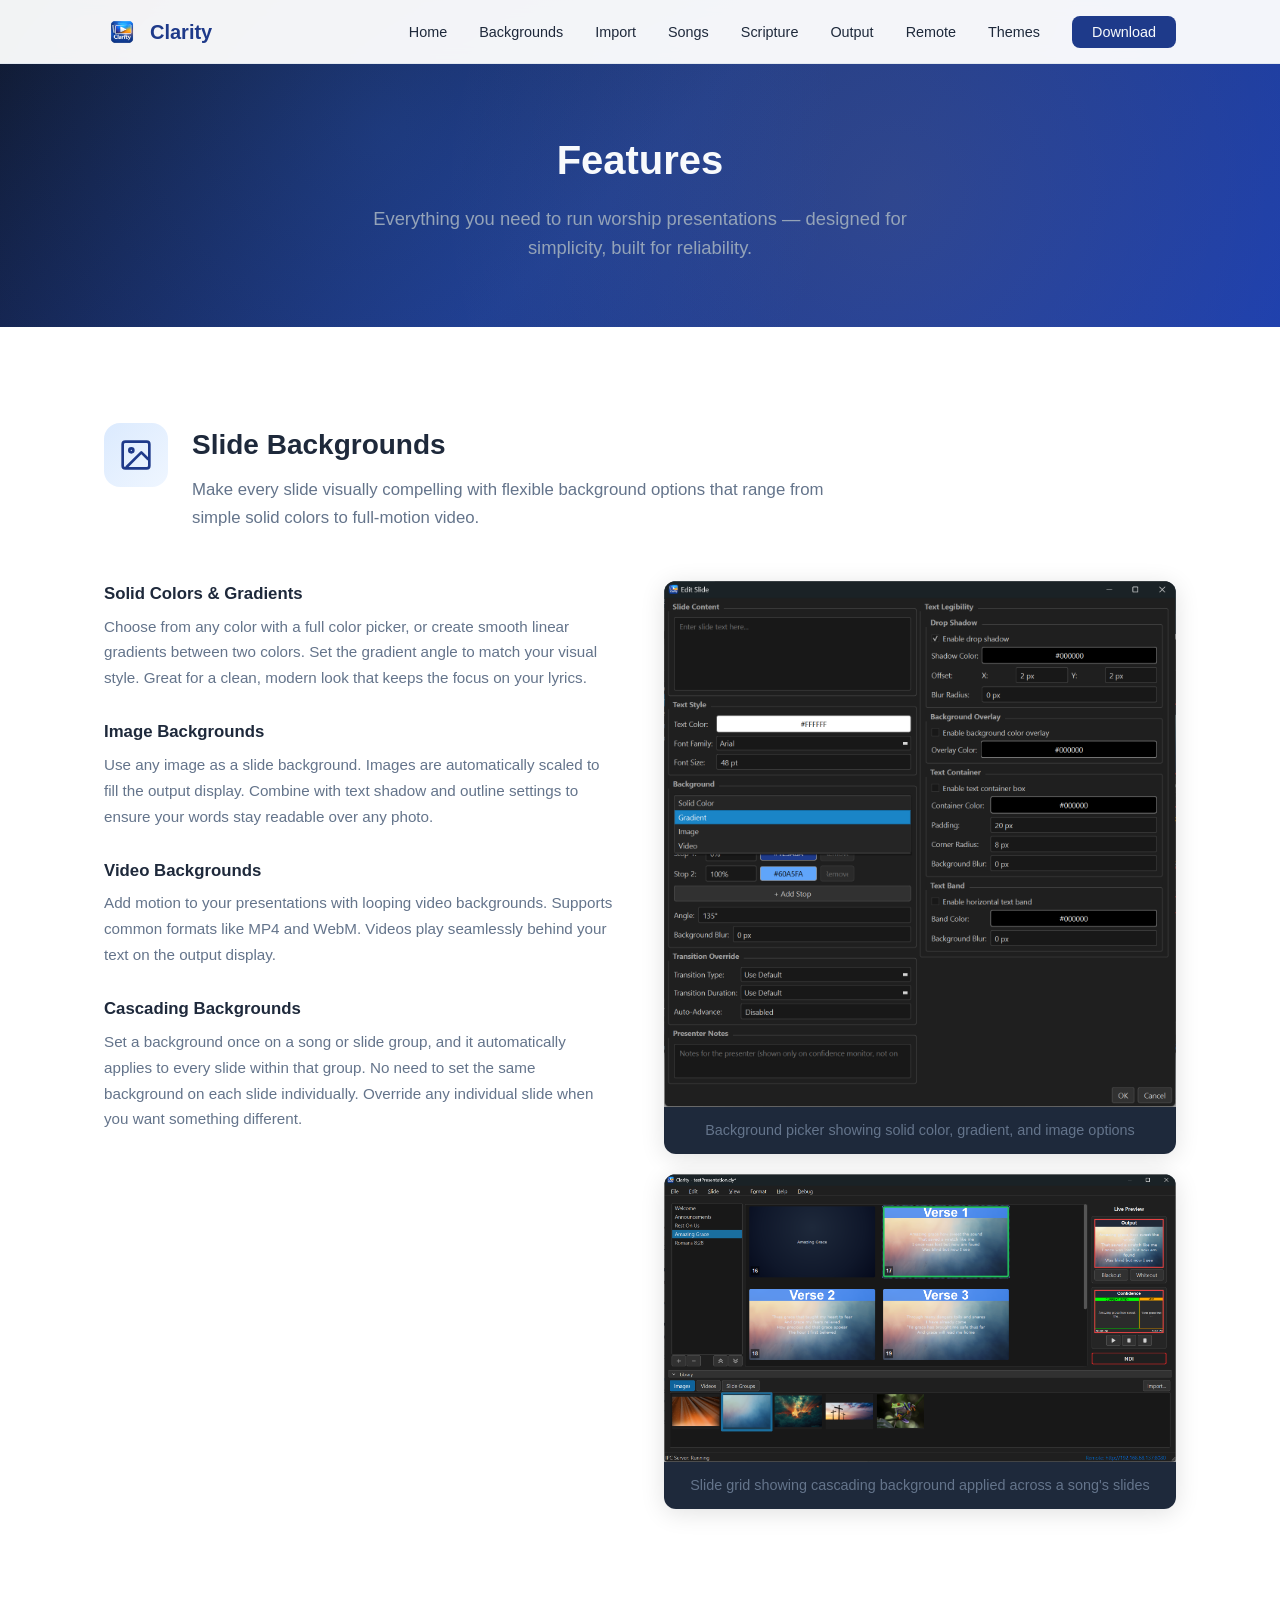
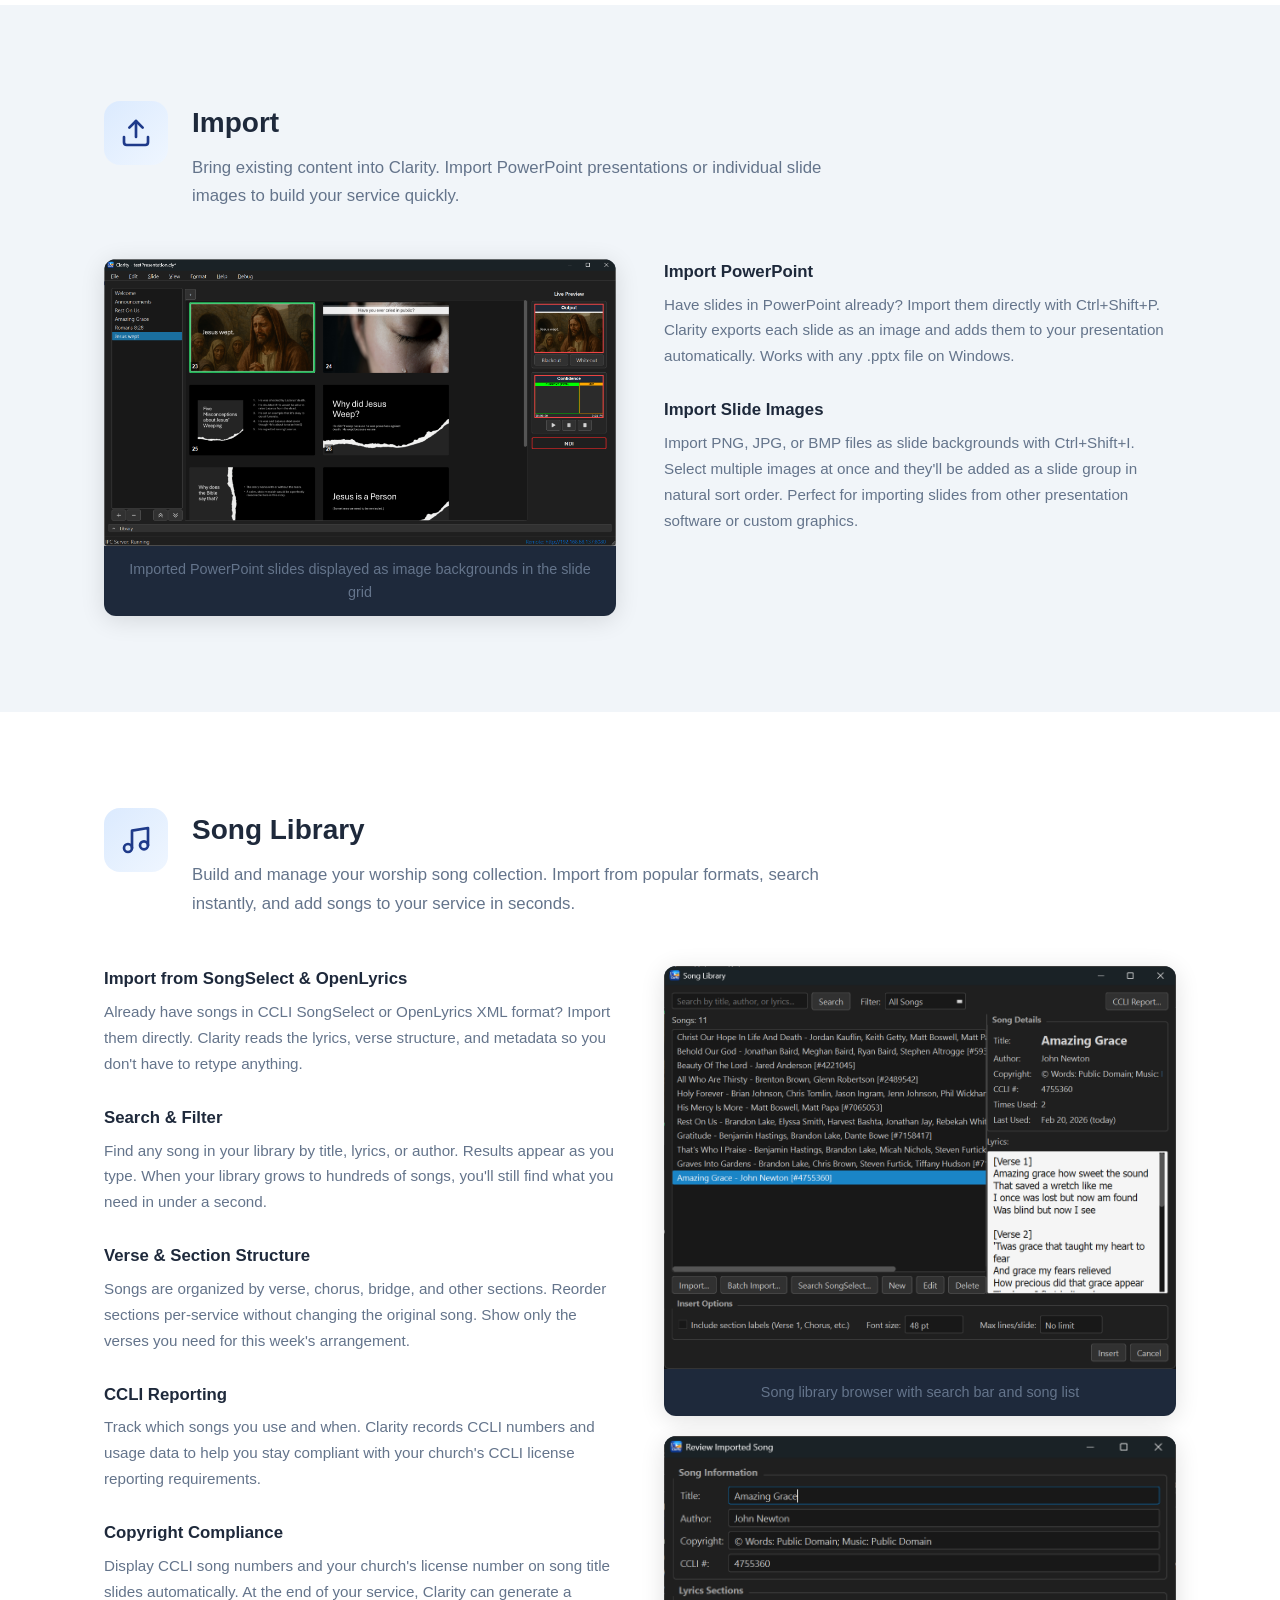
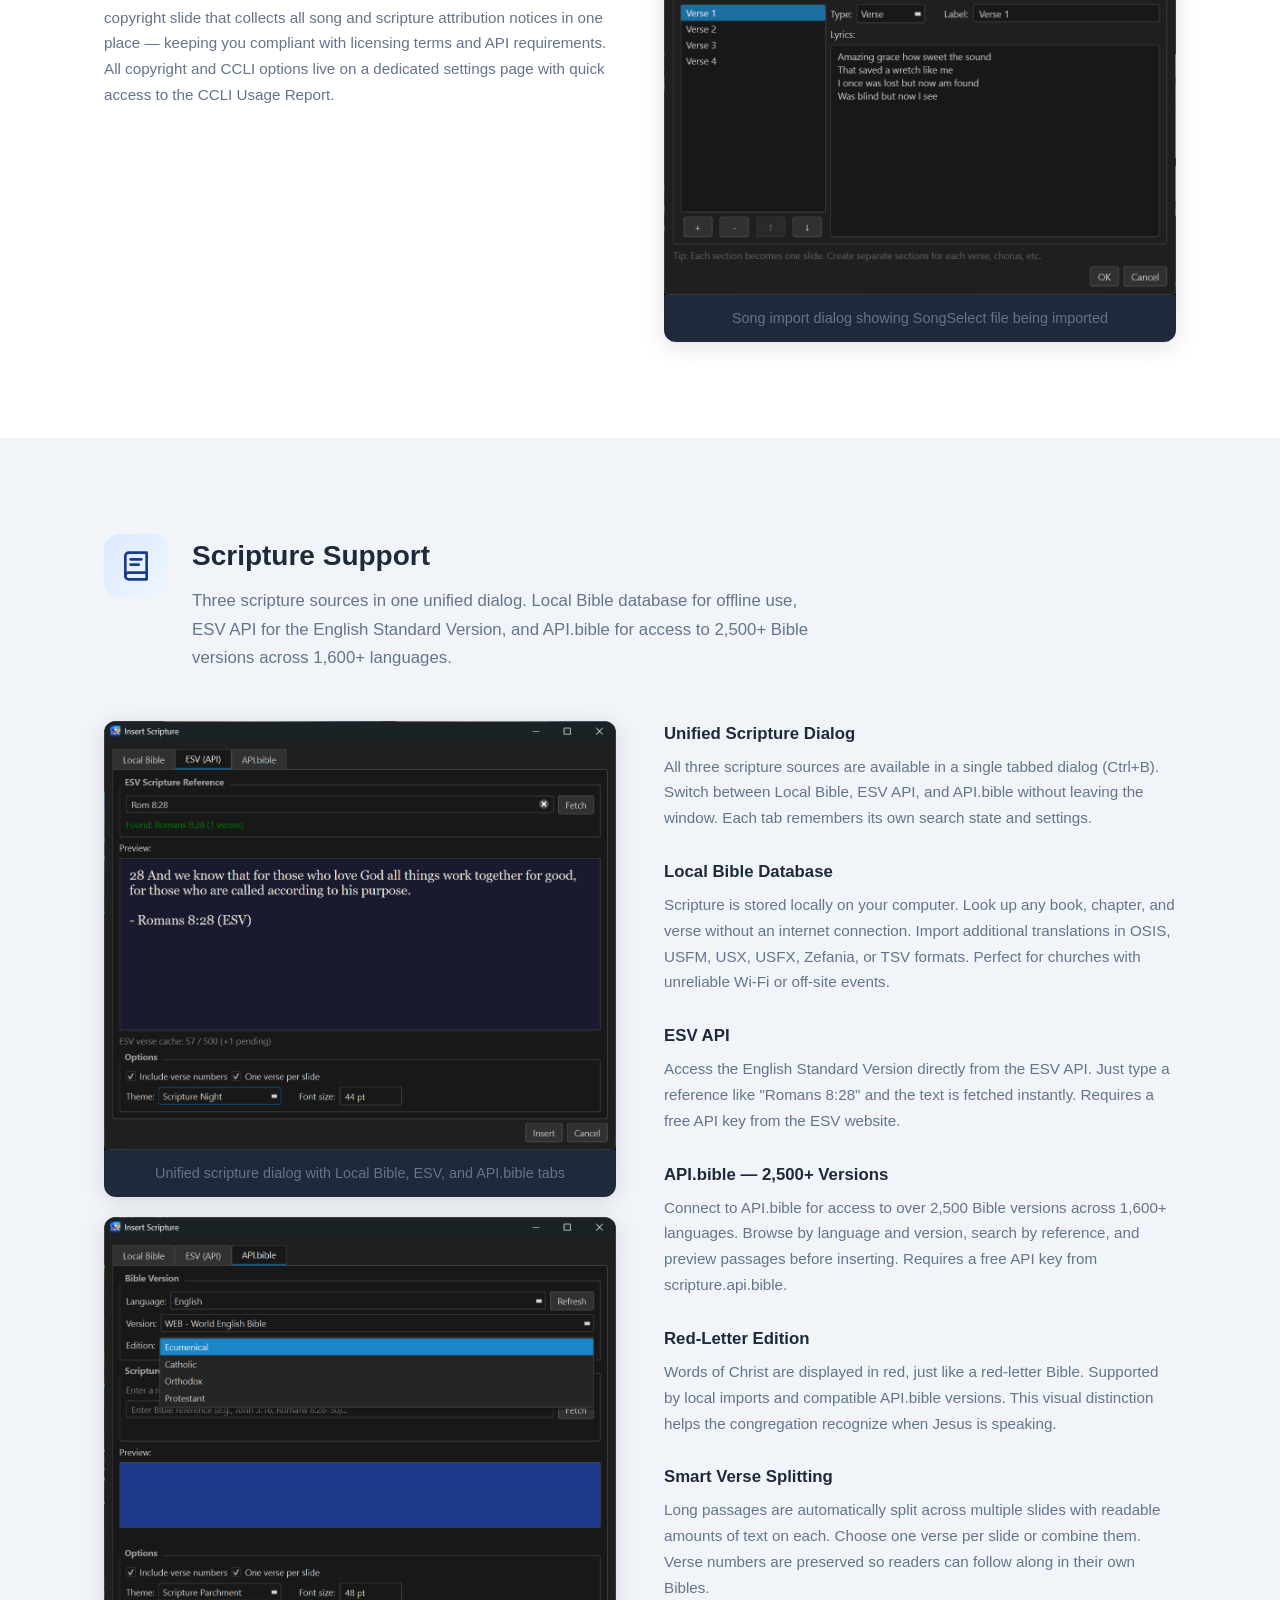
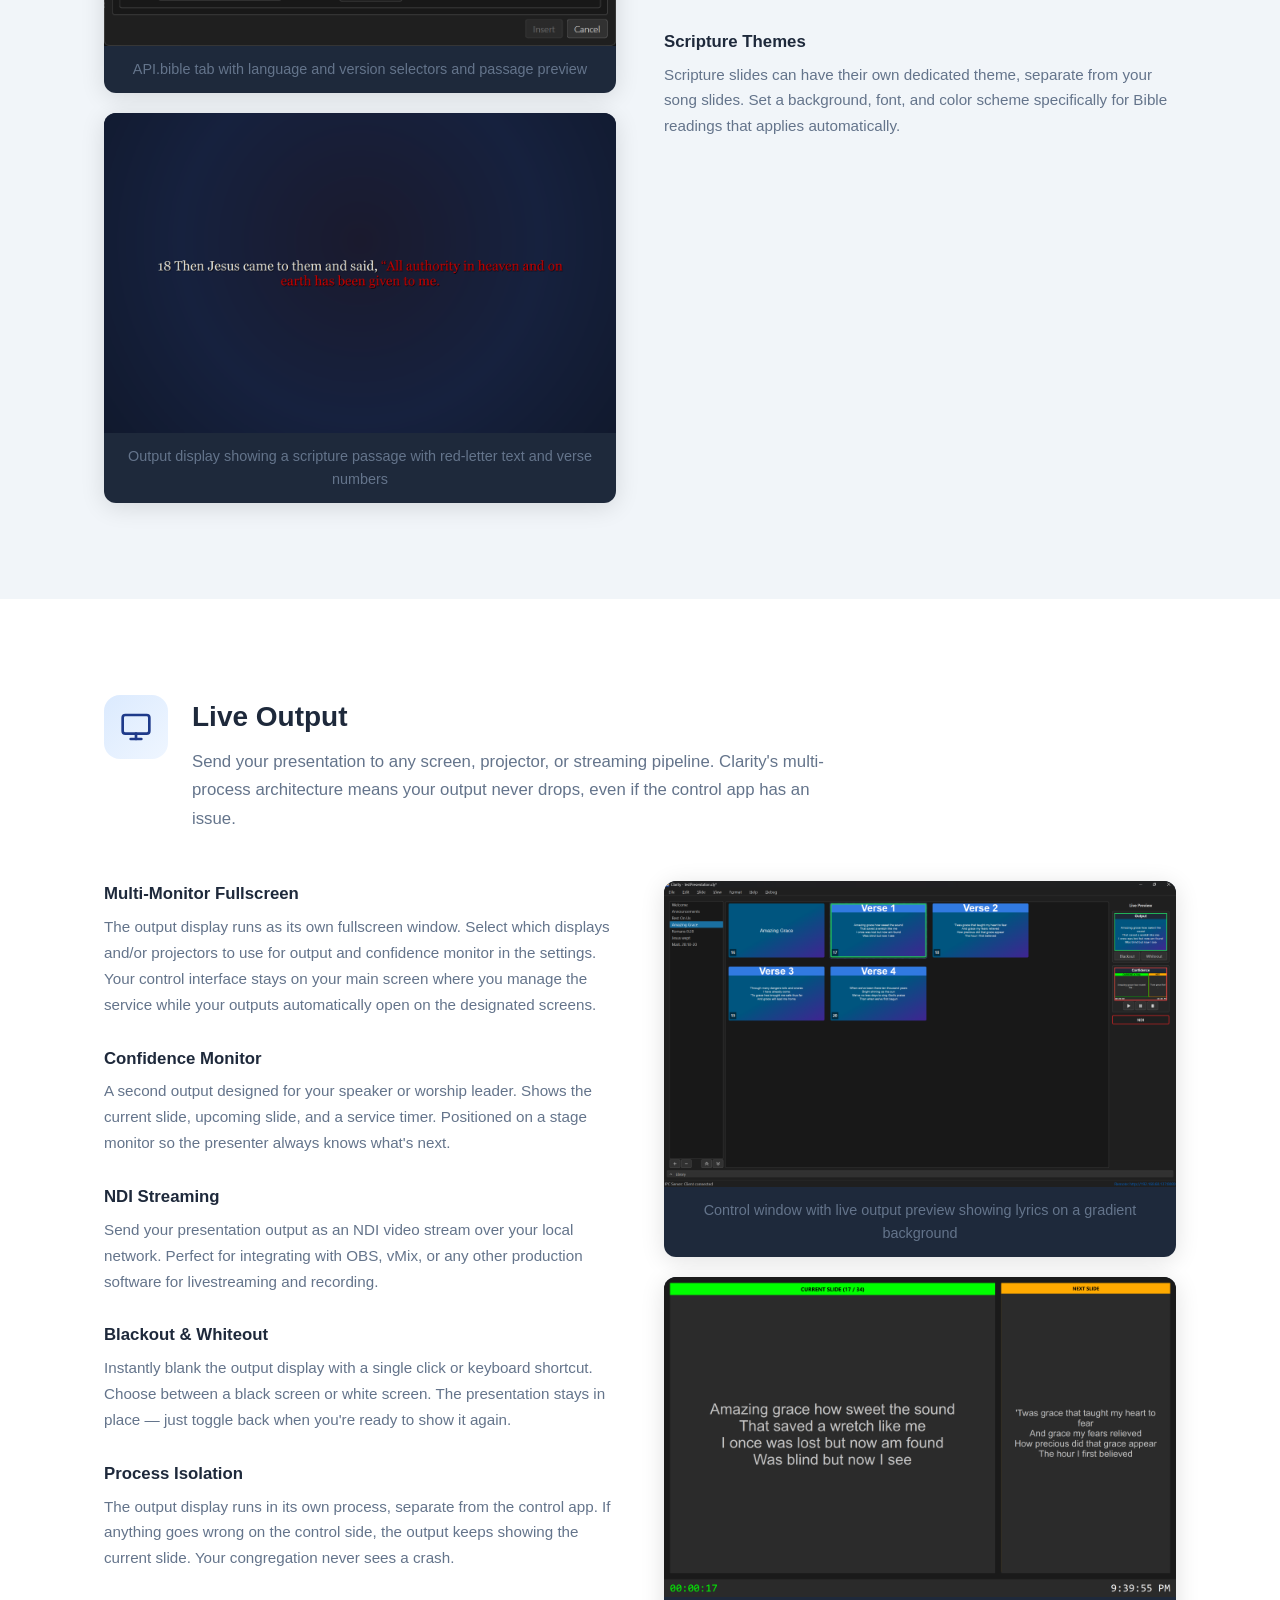
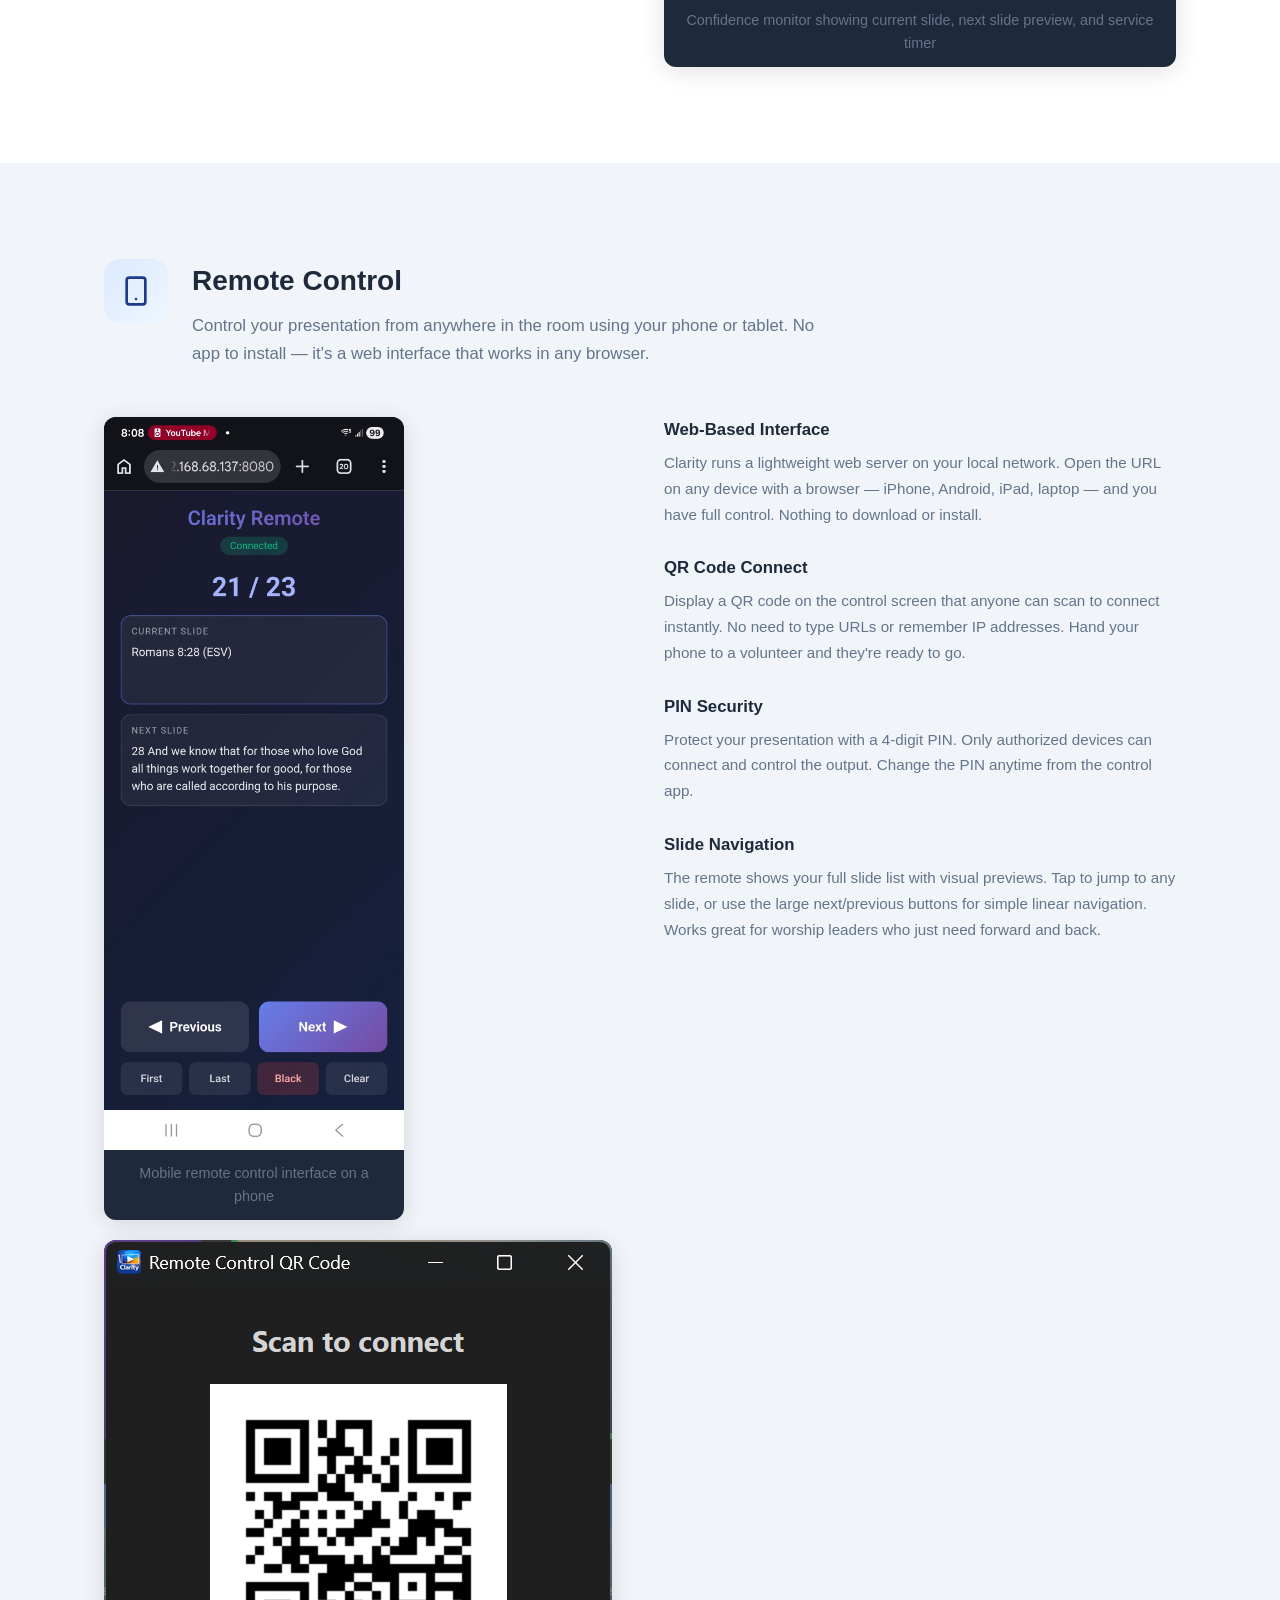
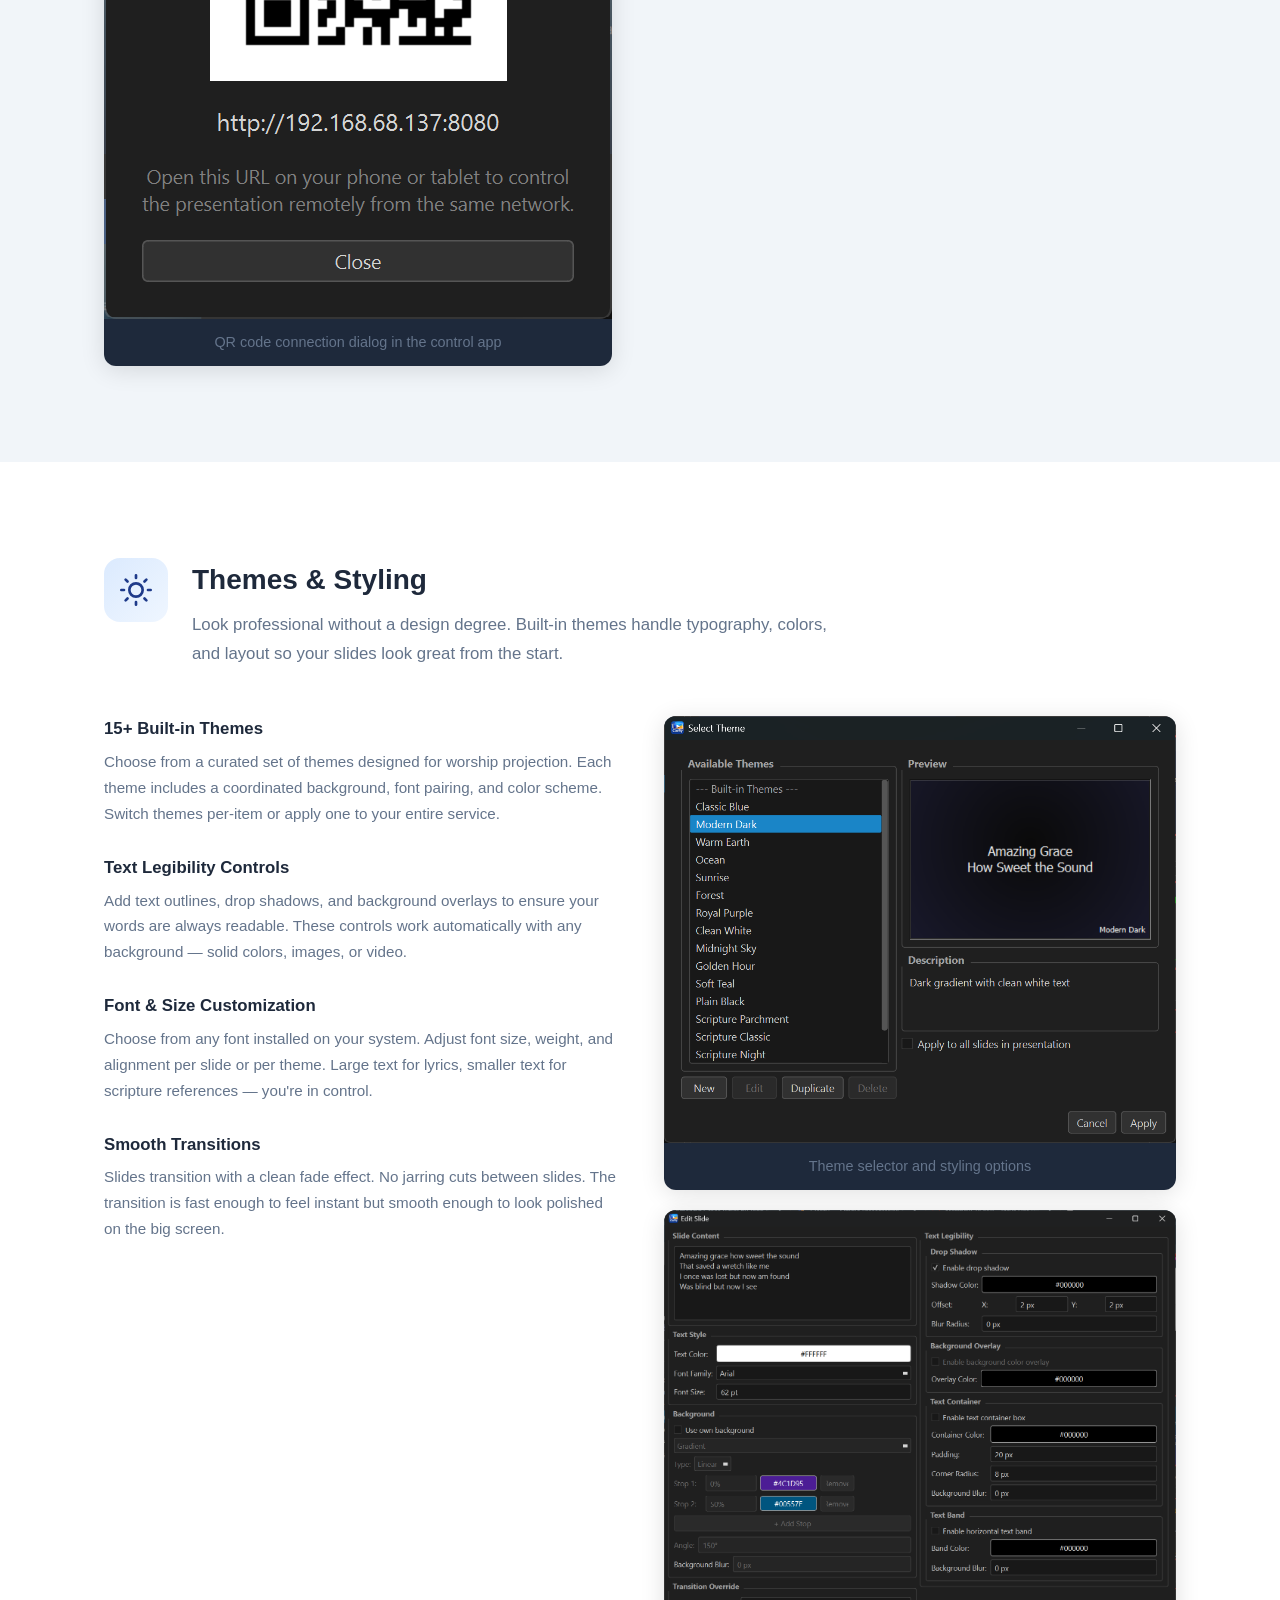
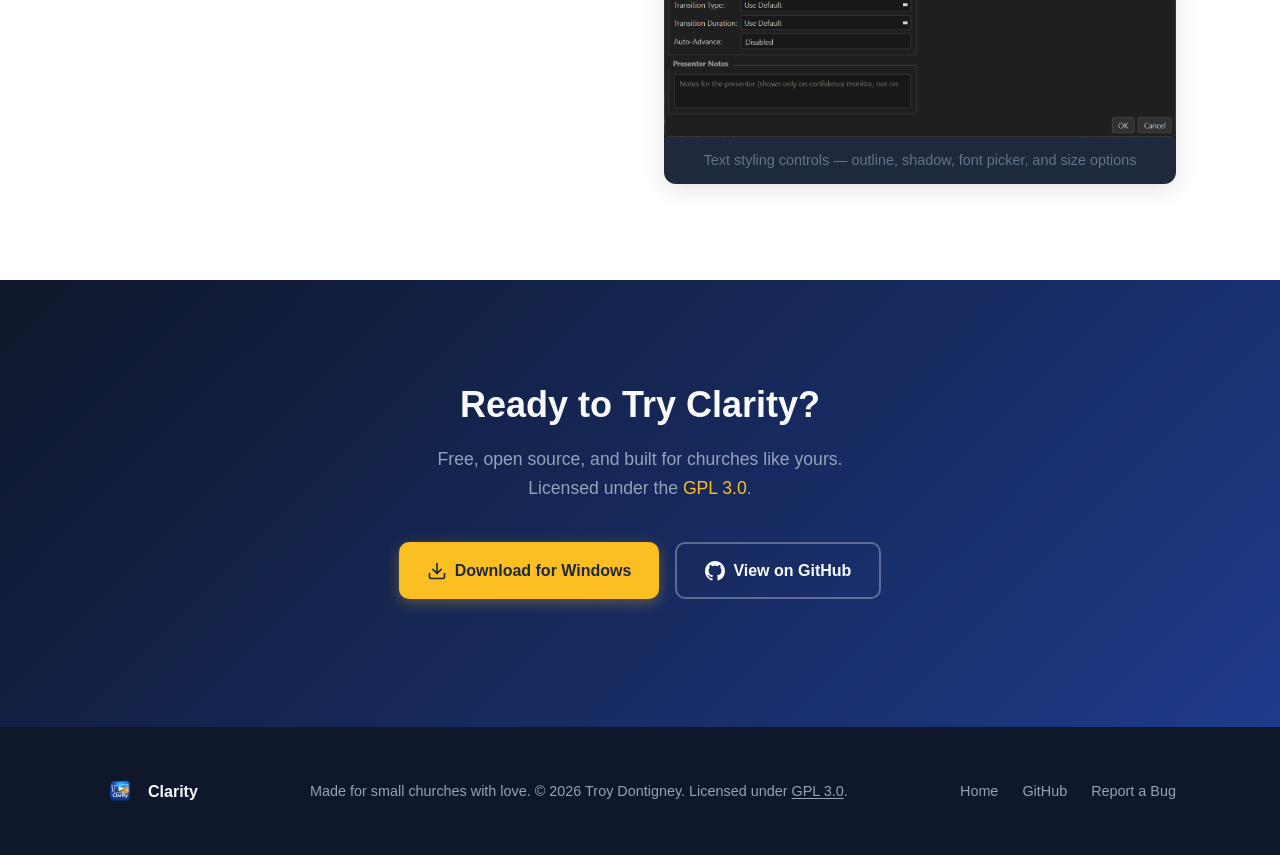
<file: site/features.html>
<!DOCTYPE html>
<html lang="en">
<head>
    <meta charset="UTF-8">
    <meta name="viewport" content="width=device-width, initial-scale=1.0">
    <title>Features — Clarity Presentation Software</title>
    <meta name="description" content="Explore Clarity's features: slide backgrounds, song library, scripture support, live output, mobile remote, themes, and more.">
    <link rel="icon" type="image/png" href="images/favicon.png">
    <link rel="stylesheet" href="css/style.css">
</head>
<body>

<!-- ==================== NAVBAR ==================== -->
<nav class="navbar" role="navigation" aria-label="Main navigation">
    <div class="container">
        <a href="index.html" class="nav-logo">
            <img src="images/icon.png" alt="Clarity icon" width="36" height="36">
            Clarity
        </a>
        <button class="nav-hamburger" aria-label="Toggle menu" aria-expanded="false">
            <span></span>
            <span></span>
            <span></span>
        </button>
        <ul class="nav-links">
            <li><a href="index.html">Home</a></li>
            <li><a href="#backgrounds">Backgrounds</a></li>
            <li><a href="#import">Import</a></li>
            <li><a href="#songs">Songs</a></li>
            <li><a href="#scripture">Scripture</a></li>
            <li><a href="#output">Output</a></li>
            <li><a href="#remote">Remote</a></li>
            <li><a href="#themes">Themes</a></li>
            <li><a href="index.html#download" class="nav-cta">Download</a></li>
        </ul>
    </div>
</nav>

<!-- ==================== PAGE HEADER ==================== -->
<section class="page-header">
    <div class="container">
        <h1>Features</h1>
        <p>Everything you need to run worship presentations — designed for simplicity, built for reliability.</p>
    </div>
</section>

<!-- ==================== SLIDE BACKGROUNDS ==================== -->
<section class="section" id="backgrounds">
    <div class="container">
        <div class="feature-detail fade-in">
            <div class="feature-detail-header">
                <div class="feature-icon feature-icon-lg">
                    <svg viewBox="0 0 24 24"><rect x="2" y="2" width="20" height="20" rx="2"/><circle cx="8.5" cy="8.5" r="1.5"/><path d="m21 15-5-5L5 21"/></svg>
                </div>
                <div>
                    <h2>Slide Backgrounds</h2>
                    <p class="feature-detail-intro">Make every slide visually compelling with flexible background options that range from simple solid colors to full-motion video.</p>
                </div>
            </div>

            <div class="feature-detail-grid">
                <div class="feature-detail-content">
                    <div class="feature-detail-item">
                        <h3>Solid Colors &amp; Gradients</h3>
                        <p>Choose from any color with a full color picker, or create smooth linear gradients between two colors. Set the gradient angle to match your visual style. Great for a clean, modern look that keeps the focus on your lyrics.</p>
                    </div>
                    <div class="feature-detail-item">
                        <h3>Image Backgrounds</h3>
                        <p>Use any image as a slide background. Images are automatically scaled to fill the output display. Combine with text shadow and outline settings to ensure your words stay readable over any photo.</p>
                    </div>
                    <div class="feature-detail-item">
                        <h3>Video Backgrounds</h3>
                        <p>Add motion to your presentations with looping video backgrounds. Supports common formats like MP4 and WebM. Videos play seamlessly behind your text on the output display.</p>
                    </div>
                    <div class="feature-detail-item">
                        <h3>Cascading Backgrounds</h3>
                        <p>Set a background once on a song or slide group, and it automatically applies to every slide within that group. No need to set the same background on each slide individually. Override any individual slide when you want something different.</p>
                    </div>
                </div>
                <div class="feature-detail-images">
                    <figure class="screenshot-item">
                        <img src="images/Screenshot%20Background%20picker%20showing%20solid%20color%2C%20gradient%2C%20and%20image%20options.png"
                             alt="Background picker showing solid color, gradient, and image options"
                             loading="lazy">
                        <figcaption>Background picker showing solid color, gradient, and image options</figcaption>
                    </figure>
                    <figure class="screenshot-item">
                        <img src="images/Screenshot%20Slide%20grid%20showing%20cascading%20background%20applied%20across%20a%20song%27s%20slides.png"
                             alt="Slide grid showing cascading background applied across a song's slides"
                             loading="lazy">
                        <figcaption>Slide grid showing cascading background applied across a song's slides</figcaption>
                    </figure>
                </div>
            </div>
        </div>
    </div>
</section>

<!-- ==================== IMPORT ==================== -->
<section class="section section-alt" id="import">
    <div class="container">
        <div class="feature-detail fade-in">
            <div class="feature-detail-header">
                <div class="feature-icon feature-icon-lg">
                    <svg viewBox="0 0 24 24"><path d="M21 15v4a2 2 0 0 1-2 2H5a2 2 0 0 1-2-2v-4"/><polyline points="17 8 12 3 7 8"/><line x1="12" y1="3" x2="12" y2="15"/></svg>
                </div>
                <div>
                    <h2>Import</h2>
                    <p class="feature-detail-intro">Bring existing content into Clarity. Import PowerPoint presentations or individual slide images to build your service quickly.</p>
                </div>
            </div>

            <div class="feature-detail-grid feature-detail-grid-reverse">
                <div class="feature-detail-content">
                    <div class="feature-detail-item">
                        <h3>Import PowerPoint</h3>
                        <p>Have slides in PowerPoint already? Import them directly with Ctrl+Shift+P. Clarity exports each slide as an image and adds them to your presentation automatically. Works with any .pptx file on Windows.</p>
                    </div>
                    <div class="feature-detail-item">
                        <h3>Import Slide Images</h3>
                        <p>Import PNG, JPG, or BMP files as slide backgrounds with Ctrl+Shift+I. Select multiple images at once and they'll be added as a slide group in natural sort order. Perfect for importing slides from other presentation software or custom graphics.</p>
                    </div>
                </div>
                <div class="feature-detail-images">
                    <figure class="screenshot-item">
                        <img src="images/Screenshot%20Imported%20PowerPoint%20slides%20displayed%20as%20image%20backgrounds%20in%20the%20slide%20grid.png"
                             alt="Imported PowerPoint slides displayed as image backgrounds in the slide grid"
                             loading="lazy">
                        <figcaption>Imported PowerPoint slides displayed as image backgrounds in the slide grid</figcaption>
                    </figure>
                </div>
            </div>
        </div>
    </div>
</section>

<!-- ==================== SONG LIBRARY ==================== -->
<section class="section" id="songs">
    <div class="container">
        <div class="feature-detail fade-in">
            <div class="feature-detail-header">
                <div class="feature-icon feature-icon-lg">
                    <svg viewBox="0 0 24 24"><path d="M9 18V5l12-2v13"/><circle cx="6" cy="18" r="3"/><circle cx="18" cy="16" r="3"/></svg>
                </div>
                <div>
                    <h2>Song Library</h2>
                    <p class="feature-detail-intro">Build and manage your worship song collection. Import from popular formats, search instantly, and add songs to your service in seconds.</p>
                </div>
            </div>

            <div class="feature-detail-grid">
                <div class="feature-detail-content">
                    <div class="feature-detail-item">
                        <h3>Import from SongSelect &amp; OpenLyrics</h3>
                        <p>Already have songs in CCLI SongSelect or OpenLyrics XML format? Import them directly. Clarity reads the lyrics, verse structure, and metadata so you don't have to retype anything.</p>
                    </div>
                    <div class="feature-detail-item">
                        <h3>Search &amp; Filter</h3>
                        <p>Find any song in your library by title, lyrics, or author. Results appear as you type. When your library grows to hundreds of songs, you'll still find what you need in under a second.</p>
                    </div>
                    <div class="feature-detail-item">
                        <h3>Verse &amp; Section Structure</h3>
                        <p>Songs are organized by verse, chorus, bridge, and other sections. Reorder sections per-service without changing the original song. Show only the verses you need for this week's arrangement.</p>
                    </div>
                    <div class="feature-detail-item">
                        <h3>CCLI Reporting</h3>
                        <p>Track which songs you use and when. Clarity records CCLI numbers and usage data to help you stay compliant with your church's CCLI license reporting requirements.</p>
                    </div>
                    <div class="feature-detail-item">
                        <h3>Copyright Compliance</h3>
                        <p>Display CCLI song numbers and your church's license number on song title slides automatically. At the end of your service, Clarity can generate a copyright slide that collects all song and scripture attribution notices in one place &mdash; keeping you compliant with licensing terms and API requirements. All copyright and CCLI options live on a dedicated settings page with quick access to the CCLI Usage Report.</p>
                    </div>
                </div>
                <div class="feature-detail-images">
                    <figure class="screenshot-item">
                        <img src="images/Screenshot%20Song%20library%20browser%20with%20search%20bar%20and%20song%20list.png"
                             alt="Song library browser with search bar and song list"
                             loading="lazy">
                        <figcaption>Song library browser with search bar and song list</figcaption>
                    </figure>
                    <figure class="screenshot-item">
                        <img src="images/Song%20import%20dialog%20showing%20SongSelect%20file%20being%20imported.png"
                             alt="Song import dialog showing SongSelect file being imported"
                             loading="lazy">
                        <figcaption>Song import dialog showing SongSelect file being imported</figcaption>
                    </figure>
                </div>
            </div>
        </div>
    </div>
</section>

<!-- ==================== SCRIPTURE SUPPORT ==================== -->
<section class="section section-alt" id="scripture">
    <div class="container">
        <div class="feature-detail fade-in">
            <div class="feature-detail-header">
                <div class="feature-icon feature-icon-lg">
                    <svg viewBox="0 0 24 24"><path d="M4 19.5A2.5 2.5 0 0 1 6.5 17H20"/><path d="M6.5 2H20v20H6.5A2.5 2.5 0 0 1 4 19.5v-15A2.5 2.5 0 0 1 6.5 2z"/><line x1="8" y1="7" x2="16" y2="7"/><line x1="8" y1="11" x2="14" y2="11"/></svg>
                </div>
                <div>
                    <h2>Scripture Support</h2>
                    <p class="feature-detail-intro">Three scripture sources in one unified dialog. Local Bible database for offline use, ESV API for the English Standard Version, and API.bible for access to 2,500+ Bible versions across 1,600+ languages.</p>
                </div>
            </div>

            <div class="feature-detail-grid feature-detail-grid-reverse">
                <div class="feature-detail-content">
                    <div class="feature-detail-item">
                        <h3>Unified Scripture Dialog</h3>
                        <p>All three scripture sources are available in a single tabbed dialog (Ctrl+B). Switch between Local Bible, ESV API, and API.bible without leaving the window. Each tab remembers its own search state and settings.</p>
                    </div>
                    <div class="feature-detail-item">
                        <h3>Local Bible Database</h3>
                        <p>Scripture is stored locally on your computer. Look up any book, chapter, and verse without an internet connection. Import additional translations in OSIS, USFM, USX, USFX, Zefania, or TSV formats. Perfect for churches with unreliable Wi-Fi or off-site events.</p>
                    </div>
                    <div class="feature-detail-item">
                        <h3>ESV API</h3>
                        <p>Access the English Standard Version directly from the ESV API. Just type a reference like "Romans 8:28" and the text is fetched instantly. Requires a free API key from the ESV website.</p>
                    </div>
                    <div class="feature-detail-item">
                        <h3>API.bible &mdash; 2,500+ Versions</h3>
                        <p>Connect to API.bible for access to over 2,500 Bible versions across 1,600+ languages. Browse by language and version, search by reference, and preview passages before inserting. Requires a free API key from scripture.api.bible.</p>
                    </div>
                    <div class="feature-detail-item">
                        <h3>Red-Letter Edition</h3>
                        <p>Words of Christ are displayed in red, just like a red-letter Bible. Supported by local imports and compatible API.bible versions. This visual distinction helps the congregation recognize when Jesus is speaking.</p>
                    </div>
                    <div class="feature-detail-item">
                        <h3>Smart Verse Splitting</h3>
                        <p>Long passages are automatically split across multiple slides with readable amounts of text on each. Choose one verse per slide or combine them. Verse numbers are preserved so readers can follow along in their own Bibles.</p>
                    </div>
                    <div class="feature-detail-item">
                        <h3>Scripture Themes</h3>
                        <p>Scripture slides can have their own dedicated theme, separate from your song slides. Set a background, font, and color scheme specifically for Bible readings that applies automatically.</p>
                    </div>
                </div>
                <div class="feature-detail-images">
                    <figure class="screenshot-item">
                        <img src="images/Screenshot%20Unified%20scripture%20dialog%20with%20Local%20Bible%2C%20ESV%2C%20and%20API.bible%20tabs.png"
                             alt="Unified scripture dialog showing the tabbed interface with Local Bible, ESV API, and API.bible tabs"
                             loading="lazy">
                        <figcaption>Unified scripture dialog with Local Bible, ESV, and API.bible tabs</figcaption>
                    </figure>
                    <figure class="screenshot-item">
                        <img src="images/Screenshot%20API.bible%20tab%20with%20language%20and%20version%20selectors%20and%20passage%20preview.png"
                             alt="API.bible tab with language/version selectors and passage preview"
                             loading="lazy">
                        <figcaption>API.bible tab with language and version selectors and passage preview</figcaption>
                    </figure>
                    <figure class="screenshot-item">
                        <img src="images/Screenshot%20Output%20display%20showing%20a%20scripture%20passage%20with%20red-letter%20text%20and%20verse%20numbers.png"
                             alt="Output display showing a scripture passage with red-letter text and verse numbers"
                             loading="lazy">
                        <figcaption>Output display showing a scripture passage with red-letter text and verse numbers</figcaption>
                    </figure>
                </div>
            </div>
        </div>
    </div>
</section>

<!-- ==================== LIVE OUTPUT ==================== -->
<section class="section" id="output">
    <div class="container">
        <div class="feature-detail fade-in">
            <div class="feature-detail-header">
                <div class="feature-icon feature-icon-lg">
                    <svg viewBox="0 0 24 24"><rect x="2" y="3" width="20" height="14" rx="2"/><line x1="8" y1="21" x2="16" y2="21"/><line x1="12" y1="17" x2="12" y2="21"/></svg>
                </div>
                <div>
                    <h2>Live Output</h2>
                    <p class="feature-detail-intro">Send your presentation to any screen, projector, or streaming pipeline. Clarity's multi-process architecture means your output never drops, even if the control app has an issue.</p>
                </div>
            </div>

            <div class="feature-detail-grid">
                <div class="feature-detail-content">
                    <div class="feature-detail-item">
                        <h3>Multi-Monitor Fullscreen</h3>
                        <p>The output display runs as its own fullscreen window. Select which displays and/or projectors to use for output and confidence monitor in the settings. Your control interface stays on your main screen where you manage the service while your outputs automatically open on the designated screens.</p>
                    </div>
                    <div class="feature-detail-item">
                        <h3>Confidence Monitor</h3>
                        <p>A second output designed for your speaker or worship leader. Shows the current slide, upcoming slide, and a service timer. Positioned on a stage monitor so the presenter always knows what's next.</p>
                    </div>
                    <div class="feature-detail-item">
                        <h3>NDI Streaming</h3>
                        <p>Send your presentation output as an NDI video stream over your local network. Perfect for integrating with OBS, vMix, or any other production software for livestreaming and recording.</p>
                    </div>
                    <div class="feature-detail-item">
                        <h3>Blackout &amp; Whiteout</h3>
                        <p>Instantly blank the output display with a single click or keyboard shortcut. Choose between a black screen or white screen. The presentation stays in place — just toggle back when you're ready to show it again.</p>
                    </div>
                    <div class="feature-detail-item">
                        <h3>Process Isolation</h3>
                        <p>The output display runs in its own process, separate from the control app. If anything goes wrong on the control side, the output keeps showing the current slide. Your congregation never sees a crash.</p>
                    </div>
                </div>
                <div class="feature-detail-images">
                    <figure class="screenshot-item">
                        <img src="images/Screenshot%20Control%20window%20with%20live%20output%20preview%20showing%20lyrics%20on%20a%20gradient%20background.png"
                             alt="Control window with live output preview showing lyrics on a gradient background"
                             loading="lazy">
                        <figcaption>Control window with live output preview showing lyrics on a gradient background</figcaption>
                    </figure>
                    <figure class="screenshot-item">
                        <img src="images/Screenshot%20Confidence%20monitor%20showing%20current%20slide%2C%20next%20slide%20preview%2C%20and%20service%20timer.png"
                             alt="Confidence monitor showing current slide, next slide preview, and service timer"
                             loading="lazy">
                        <figcaption>Confidence monitor showing current slide, next slide preview, and service timer</figcaption>
                    </figure>
                </div>
            </div>
        </div>
    </div>
</section>

<!-- ==================== REMOTE CONTROL ==================== -->
<section class="section section-alt" id="remote">
    <div class="container">
        <div class="feature-detail fade-in">
            <div class="feature-detail-header">
                <div class="feature-icon feature-icon-lg">
                    <svg viewBox="0 0 24 24"><rect x="5" y="2" width="14" height="20" rx="2"/><line x1="12" y1="18" x2="12.01" y2="18"/></svg>
                </div>
                <div>
                    <h2>Remote Control</h2>
                    <p class="feature-detail-intro">Control your presentation from anywhere in the room using your phone or tablet. No app to install — it's a web interface that works in any browser.</p>
                </div>
            </div>

            <div class="feature-detail-grid feature-detail-grid-reverse">
                <div class="feature-detail-content">
                    <div class="feature-detail-item">
                        <h3>Web-Based Interface</h3>
                        <p>Clarity runs a lightweight web server on your local network. Open the URL on any device with a browser — iPhone, Android, iPad, laptop — and you have full control. Nothing to download or install.</p>
                    </div>
                    <div class="feature-detail-item">
                        <h3>QR Code Connect</h3>
                        <p>Display a QR code on the control screen that anyone can scan to connect instantly. No need to type URLs or remember IP addresses. Hand your phone to a volunteer and they're ready to go.</p>
                    </div>
                    <div class="feature-detail-item">
                        <h3>PIN Security</h3>
                        <p>Protect your presentation with a 4-digit PIN. Only authorized devices can connect and control the output. Change the PIN anytime from the control app.</p>
                    </div>
                    <div class="feature-detail-item">
                        <h3>Slide Navigation</h3>
                        <p>The remote shows your full slide list with visual previews. Tap to jump to any slide, or use the large next/previous buttons for simple linear navigation. Works great for worship leaders who just need forward and back.</p>
                    </div>
                </div>
                <div class="feature-detail-images">
                    <figure class="screenshot-item screenshot-item-phone">
                        <img src="images/Screenshot%20Mobile%20remote%20control%20interface%20on%20a%20phone.jpg"
                             alt="Mobile remote control interface showing slide list and navigation controls"
                             loading="lazy">
                        <figcaption>Mobile remote control interface on a phone</figcaption>
                    </figure>
                    <figure class="screenshot-item">
                        <img src="images/Screenshot%20QR%20code%20connection%20dialog%20in%20the%20control%20app.png"
                             alt="QR code connection dialog in the control app"
                             loading="lazy">
                        <figcaption>QR code connection dialog in the control app</figcaption>
                    </figure>
                </div>
            </div>
        </div>
    </div>
</section>

<!-- ==================== THEMES & STYLING ==================== -->
<section class="section" id="themes">
    <div class="container">
        <div class="feature-detail fade-in">
            <div class="feature-detail-header">
                <div class="feature-icon feature-icon-lg">
                    <svg viewBox="0 0 24 24"><circle cx="12" cy="12" r="5"/><path d="M12 1v2M12 21v2M4.22 4.22l1.42 1.42M18.36 18.36l1.42 1.42M1 12h2M21 12h2M4.22 19.78l1.42-1.42M18.36 5.64l1.42-1.42"/></svg>
                </div>
                <div>
                    <h2>Themes &amp; Styling</h2>
                    <p class="feature-detail-intro">Look professional without a design degree. Built-in themes handle typography, colors, and layout so your slides look great from the start.</p>
                </div>
            </div>

            <div class="feature-detail-grid">
                <div class="feature-detail-content">
                    <div class="feature-detail-item">
                        <h3>15+ Built-in Themes</h3>
                        <p>Choose from a curated set of themes designed for worship projection. Each theme includes a coordinated background, font pairing, and color scheme. Switch themes per-item or apply one to your entire service.</p>
                    </div>
                    <div class="feature-detail-item">
                        <h3>Text Legibility Controls</h3>
                        <p>Add text outlines, drop shadows, and background overlays to ensure your words are always readable. These controls work automatically with any background — solid colors, images, or video.</p>
                    </div>
                    <div class="feature-detail-item">
                        <h3>Font &amp; Size Customization</h3>
                        <p>Choose from any font installed on your system. Adjust font size, weight, and alignment per slide or per theme. Large text for lyrics, smaller text for scripture references — you're in control.</p>
                    </div>
                    <div class="feature-detail-item">
                        <h3>Smooth Transitions</h3>
                        <p>Slides transition with a clean fade effect. No jarring cuts between slides. The transition is fast enough to feel instant but smooth enough to look polished on the big screen.</p>
                    </div>
                </div>
                <div class="feature-detail-images">
                    <figure class="screenshot-item">
                        <img src="images/Screenshot%20theme%20selector%20and%20styling%20options.png"
                             alt="Theme gallery showing several built-in theme previews"
                             loading="lazy">
                        <figcaption>Theme selector and styling options</figcaption>
                    </figure>
                    <figure class="screenshot-item">
                        <img src="images/Screenshot%20Text%20styling%20controls%20showing%20outline%2C%20shadow%2C%20font%20picker%2C%20and%20size%20options.png"
                             alt="Text styling controls showing outline, shadow, font picker, and size options"
                             loading="lazy">
                        <figcaption>Text styling controls — outline, shadow, font picker, and size options</figcaption>
                    </figure>
                </div>
            </div>
        </div>
    </div>
</section>

<!-- ==================== BOTTOM CTA ==================== -->
<section class="section section-dark">
    <div class="container cta-section">
        <h2>Ready to Try Clarity?</h2>
        <p>Free, open source, and built for churches like yours. Licensed under the <a href="https://www.gnu.org/licenses/gpl-3.0.en.html" target="_blank" rel="noopener" style="color: #fbbf24;">GPL&nbsp;3.0</a>.</p>
        <div class="cta-buttons">
            <a href="https://github.com/EpicSalvation/Clarity/releases/download/v0.1.2-beta.1.2/ClaritySetup-0.1.1-beta.1.1.exe" class="btn btn-primary">
                <svg width="20" height="20" viewBox="0 0 24 24" fill="none" stroke="currentColor" stroke-width="2" stroke-linecap="round" stroke-linejoin="round"><path d="M21 15v4a2 2 0 0 1-2 2H5a2 2 0 0 1-2-2v-4"/><polyline points="7 10 12 15 17 10"/><line x1="12" y1="15" x2="12" y2="3"/></svg>
                Download for Windows
            </a>
            <a href="https://github.com/EpicSalvation/Clarity" class="btn btn-outline" target="_blank" rel="noopener" style="border-color: rgba(255,255,255,0.3); color: #f8fafc;">
                <svg width="20" height="20" viewBox="0 0 24 24" fill="currentColor"><path d="M12 0C5.37 0 0 5.37 0 12c0 5.31 3.435 9.795 8.205 11.385.6.105.825-.255.825-.57 0-.285-.015-1.23-.015-2.235-3.015.555-3.795-.735-4.035-1.41-.135-.345-.72-1.41-1.23-1.695-.42-.225-1.02-.78-.015-.795.945-.015 1.62.87 1.845 1.23 1.08 1.815 2.805 1.305 3.495.99.105-.78.42-1.305.765-1.605-2.67-.3-5.46-1.335-5.46-5.925 0-1.305.465-2.385 1.23-3.225-.12-.3-.54-1.53.12-3.18 0 0 1.005-.315 3.3 1.23.96-.27 1.98-.405 3-.405s2.04.135 3 .405c2.295-1.56 3.3-1.23 3.3-1.23.66 1.65.24 2.88.12 3.18.765.84 1.23 1.905 1.23 3.225 0 4.605-2.805 5.625-5.475 5.925.435.375.81 1.095.81 2.22 0 1.605-.015 2.895-.015 3.3 0 .315.225.69.825.57A12.02 12.02 0 0 0 24 12c0-6.63-5.37-12-12-12z"/></svg>
                View on GitHub
            </a>
        </div>
    </div>
</section>

<!-- ==================== FOOTER ==================== -->
<footer class="footer">
    <div class="container">
        <div class="footer-content">
            <div class="footer-brand">
                <img src="images/icon.png" alt="Clarity" width="32" height="32">
                <span>Clarity</span>
            </div>
            <div class="footer-center">
                Made for small churches with love. &copy; 2026 Troy Dontigney. Licensed under <a href="https://www.gnu.org/licenses/gpl-3.0.en.html" target="_blank" rel="noopener">GPL&nbsp;3.0</a>.
            </div>
            <div class="footer-links">
                <a href="index.html">Home</a>
                <a href="https://github.com/EpicSalvation/Clarity" target="_blank" rel="noopener">GitHub</a>
                <a href="https://github.com/EpicSalvation/Clarity/issues" target="_blank" rel="noopener">Report a Bug</a>
            </div>
        </div>
    </div>
</footer>

<script src="js/main.js"></script>
</body>
</html>
</file>
<file: site/css/style.css>
/* ============================================
   Clarity Marketing Website — style.css
   Pure CSS, no frameworks. Mobile-first.
   ============================================ */

/* --- Reset & Base --- */
*, *::before, *::after {
    box-sizing: border-box;
    margin: 0;
    padding: 0;
}

:root {
    --color-primary: #1e3a8a;
    --color-primary-light: #2563eb;
    --color-accent: #3b82f6;
    --color-highlight: #fbbf24;
    --color-text: #1e293b;
    --color-text-light: #f8fafc;
    --color-bg-white: #ffffff;
    --color-bg-alt: #f1f5f9;
    --color-border: #e2e8f0;
    --color-muted: #64748b;
    --font-stack: -apple-system, BlinkMacSystemFont, 'Segoe UI', Roboto, 'Helvetica Neue', Arial, sans-serif;
    --max-width: 1120px;
    --nav-height: 64px;
}

html {
    scroll-behavior: smooth;
    font-size: 16px;
}

body {
    font-family: var(--font-stack);
    color: var(--color-text);
    background: var(--color-bg-white);
    line-height: 1.6;
    -webkit-font-smoothing: antialiased;
}

img {
    max-width: 100%;
    height: auto;
    display: block;
}

a {
    color: var(--color-accent);
    text-decoration: none;
    transition: color 0.2s;
}

a:hover {
    color: var(--color-primary-light);
}

.container {
    width: 100%;
    max-width: var(--max-width);
    margin: 0 auto;
    padding: 0 24px;
}

/* --- Navigation --- */
.navbar {
    position: fixed;
    top: 0;
    left: 0;
    right: 0;
    height: var(--nav-height);
    background: rgba(255, 255, 255, 0.95);
    backdrop-filter: blur(8px);
    -webkit-backdrop-filter: blur(8px);
    border-bottom: 1px solid var(--color-border);
    z-index: 1000;
    transition: box-shadow 0.3s;
}

.navbar.scrolled {
    box-shadow: 0 2px 16px rgba(0, 0, 0, 0.08);
}

.navbar .container {
    display: flex;
    align-items: center;
    justify-content: space-between;
    height: 100%;
}

.nav-logo {
    display: flex;
    align-items: center;
    gap: 10px;
    font-size: 1.25rem;
    font-weight: 700;
    color: var(--color-primary);
}

.nav-logo img {
    height: 36px;
    width: 36px;
    border-radius: 8px;
}

.nav-links {
    display: flex;
    align-items: center;
    gap: 32px;
    list-style: none;
}

.nav-links a {
    color: var(--color-text);
    font-size: 0.9rem;
    font-weight: 500;
    transition: color 0.2s;
}

.nav-links a:hover {
    color: var(--color-accent);
}

.nav-cta {
    background: var(--color-primary);
    color: var(--color-text-light) !important;
    padding: 8px 20px;
    border-radius: 8px;
    font-weight: 600;
    transition: background 0.2s, transform 0.1s;
}

.nav-cta:hover {
    background: var(--color-primary-light);
    color: var(--color-text-light) !important;
    transform: translateY(-1px);
}

/* Hamburger (mobile) */
.nav-hamburger {
    display: none;
    flex-direction: column;
    justify-content: center;
    gap: 5px;
    width: 28px;
    height: 28px;
    background: none;
    border: none;
    cursor: pointer;
    padding: 0;
}

.nav-hamburger span {
    display: block;
    width: 100%;
    height: 2px;
    background: var(--color-text);
    border-radius: 2px;
    transition: transform 0.3s, opacity 0.3s;
}

.nav-hamburger.active span:nth-child(1) {
    transform: translateY(7px) rotate(45deg);
}

.nav-hamburger.active span:nth-child(2) {
    opacity: 0;
}

.nav-hamburger.active span:nth-child(3) {
    transform: translateY(-7px) rotate(-45deg);
}

/* --- Hero --- */
.hero {
    min-height: 100vh;
    display: flex;
    align-items: center;
    justify-content: center;
    text-align: center;
    padding: calc(var(--nav-height) + 48px) 24px 80px;
    background: linear-gradient(135deg, #0f172a 0%, var(--color-primary) 50%, #1e40af 100%);
    position: relative;
    overflow: hidden;
}

/* Subtle pattern overlay */
.hero::before {
    content: '';
    position: absolute;
    inset: 0;
    background: radial-gradient(circle at 30% 40%, rgba(59, 130, 246, 0.15) 0%, transparent 50%),
                radial-gradient(circle at 70% 60%, rgba(251, 191, 36, 0.08) 0%, transparent 50%);
    pointer-events: none;
}

.hero-content {
    position: relative;
    z-index: 1;
    max-width: 720px;
}

.hero-logo {
    max-width: 400px;
    margin: 0 auto 32px;
}

.hero h1 {
    font-size: 2.5rem;
    font-weight: 800;
    color: var(--color-text-light);
    line-height: 1.2;
    margin-bottom: 16px;
}

.hero-badge {
    display: inline-block;
    background: rgba(251, 191, 36, 0.15);
    border: 1px solid rgba(251, 191, 36, 0.4);
    color: #fbbf24;
    font-size: 0.85rem;
    font-weight: 600;
    letter-spacing: 0.05em;
    padding: 4px 14px;
    border-radius: 999px;
    margin-bottom: 12px;
}

.hero .subtitle {
    font-size: 1.15rem;
    color: #94a3b8;
    max-width: 540px;
    margin: 0 auto 40px;
    line-height: 1.7;
}

.hero-buttons {
    display: flex;
    gap: 16px;
    justify-content: center;
    flex-wrap: wrap;
}

/* --- Buttons --- */
.btn {
    display: inline-flex;
    align-items: center;
    gap: 8px;
    padding: 14px 28px;
    border-radius: 10px;
    font-size: 1rem;
    font-weight: 600;
    cursor: pointer;
    border: none;
    transition: transform 0.15s, box-shadow 0.2s, background 0.2s;
}

.btn:hover {
    transform: translateY(-2px);
}

.btn:active {
    transform: translateY(0);
}

.btn-primary {
    background: var(--color-highlight);
    color: #1e293b;
    box-shadow: 0 4px 14px rgba(251, 191, 36, 0.3);
}

.btn-primary:hover {
    background: #f59e0b;
    color: #1e293b;
    box-shadow: 0 6px 20px rgba(251, 191, 36, 0.4);
}

.btn-secondary {
    background: rgba(255, 255, 255, 0.1);
    color: var(--color-text-light);
    border: 1px solid rgba(255, 255, 255, 0.25);
}

.btn-secondary:hover {
    background: rgba(255, 255, 255, 0.2);
    color: var(--color-text-light);
}

.btn-outline {
    background: transparent;
    color: var(--color-primary);
    border: 2px solid var(--color-primary);
}

.btn-outline:hover {
    background: var(--color-primary);
    color: var(--color-text-light);
}

/* --- Section Base --- */
.section {
    padding: 96px 0;
}

.section-alt {
    background: var(--color-bg-alt);
}

.section-dark {
    background: linear-gradient(135deg, #0f172a, var(--color-primary));
    color: var(--color-text-light);
}

.section-header {
    text-align: center;
    margin-bottom: 64px;
}

.section-header h2 {
    font-size: 2rem;
    font-weight: 800;
    margin-bottom: 12px;
}

.section-header p {
    font-size: 1.1rem;
    color: var(--color-muted);
    max-width: 560px;
    margin: 0 auto;
}

.section-dark .section-header p {
    color: #94a3b8;
}

/* --- Features Grid --- */
.features-grid {
    display: grid;
    grid-template-columns: repeat(3, 1fr);
    gap: 32px;
}

.feature-card {
    background: var(--color-bg-white);
    border: 1px solid var(--color-border);
    border-radius: 16px;
    padding: 32px;
    transition: transform 0.2s, box-shadow 0.2s;
}

.feature-card:hover {
    transform: translateY(-4px);
    box-shadow: 0 12px 32px rgba(0, 0, 0, 0.08);
}

.feature-icon {
    width: 48px;
    height: 48px;
    background: linear-gradient(135deg, #dbeafe, #eff6ff);
    border-radius: 12px;
    display: flex;
    align-items: center;
    justify-content: center;
    margin-bottom: 20px;
}

.feature-icon svg {
    width: 24px;
    height: 24px;
    stroke: var(--color-primary);
    fill: none;
    stroke-width: 2;
    stroke-linecap: round;
    stroke-linejoin: round;
}

.feature-card h3 {
    font-size: 1.15rem;
    font-weight: 700;
    margin-bottom: 8px;
    color: var(--color-text);
}

.feature-card p {
    font-size: 0.95rem;
    color: var(--color-muted);
    line-height: 1.6;
}

/* --- How It Works --- */
.steps {
    display: grid;
    grid-template-columns: repeat(3, 1fr);
    gap: 48px;
    position: relative;
}

/* Connecting line between steps */
.steps::before {
    content: '';
    position: absolute;
    top: 36px;
    left: calc(16.67% + 36px);
    right: calc(16.67% + 36px);
    height: 2px;
    background: var(--color-border);
}

.step {
    text-align: center;
    position: relative;
}

.step-number {
    width: 72px;
    height: 72px;
    border-radius: 50%;
    background: linear-gradient(135deg, var(--color-primary), var(--color-primary-light));
    color: var(--color-text-light);
    font-size: 1.5rem;
    font-weight: 800;
    display: flex;
    align-items: center;
    justify-content: center;
    margin: 0 auto 24px;
    position: relative;
    z-index: 1;
}

.step h3 {
    font-size: 1.15rem;
    font-weight: 700;
    margin-bottom: 8px;
}

.step p {
    font-size: 0.95rem;
    color: var(--color-muted);
    line-height: 1.6;
}

/* --- Screenshots --- */
.screenshots-grid {
    display: grid;
    grid-template-columns: repeat(2, 1fr);
    gap: 24px;
}

.screenshot-placeholder {
    background: #e2e8f0;
    border: 2px dashed #cbd5e1;
    border-radius: 12px;
    aspect-ratio: 16 / 10;
    display: flex;
    align-items: center;
    justify-content: center;
    text-align: center;
    padding: 24px;
}

.screenshot-placeholder span {
    color: var(--color-muted);
    font-size: 0.95rem;
    font-weight: 500;
}

.screenshot-item {
    margin: 0;
    border-radius: 12px;
    overflow: hidden;
    box-shadow: 0 4px 24px rgba(0, 0, 0, 0.12);
    background: #1e293b;
    align-self: start;
}

.screenshot-item img {
    width: 100%;
    height: auto;
    display: block;
}

.screenshot-item figcaption {
    padding: 12px 16px;
    font-size: 0.9rem;
    color: var(--color-muted);
    text-align: center;
}

.screenshot-item-phone {
    max-width: 300px;
    justify-self: center;
}

/* --- Download CTA --- */
.cta-section {
    text-align: center;
}

.cta-section h2 {
    font-size: 2.25rem;
    font-weight: 800;
    color: var(--color-text-light);
    margin-bottom: 12px;
}

.cta-section p {
    color: #94a3b8;
    font-size: 1.1rem;
    margin-bottom: 40px;
    max-width: 480px;
    margin-left: auto;
    margin-right: auto;
}

.cta-buttons {
    display: flex;
    gap: 16px;
    justify-content: center;
    flex-wrap: wrap;
    margin-bottom: 32px;
}

.system-req {
    font-size: 0.85rem;
    color: #64748b;
}

/* --- Footer --- */
.footer {
    background: #0f172a;
    color: #94a3b8;
    padding: 48px 0;
}

.footer-content {
    display: flex;
    align-items: center;
    justify-content: space-between;
    flex-wrap: wrap;
    gap: 24px;
}

.footer-brand {
    display: flex;
    align-items: center;
    gap: 12px;
}

.footer-brand img {
    width: 32px;
    height: 32px;
    border-radius: 6px;
}

.footer-brand span {
    font-weight: 600;
    color: var(--color-text-light);
}

.footer-center {
    font-size: 0.9rem;
    text-align: center;
}

.footer-center a {
    color: #94a3b8;
    text-decoration: underline;
    text-underline-offset: 2px;
}

.footer-center a:hover {
    color: var(--color-text-light);
}

.footer-links {
    display: flex;
    gap: 24px;
}

.footer-links a {
    color: #94a3b8;
    font-size: 0.9rem;
    transition: color 0.2s;
}

.footer-links a:hover {
    color: var(--color-text-light);
}

/* --- Page Header (sub-pages) --- */
.page-header {
    padding: calc(var(--nav-height) + 64px) 0 64px;
    background: linear-gradient(135deg, #0f172a 0%, var(--color-primary) 50%, #1e40af 100%);
    text-align: center;
    position: relative;
}

.page-header::before {
    content: '';
    position: absolute;
    inset: 0;
    background: radial-gradient(circle at 30% 40%, rgba(59, 130, 246, 0.15) 0%, transparent 50%),
                radial-gradient(circle at 70% 60%, rgba(251, 191, 36, 0.08) 0%, transparent 50%);
    pointer-events: none;
}

.page-header .container {
    position: relative;
    z-index: 1;
}

.page-header h1 {
    font-size: 2.5rem;
    font-weight: 800;
    color: var(--color-text-light);
    margin-bottom: 12px;
}

.page-header p {
    font-size: 1.15rem;
    color: #94a3b8;
    max-width: 560px;
    margin: 0 auto;
}

/* --- Feature Detail Sections --- */
.feature-detail-header {
    display: flex;
    align-items: flex-start;
    gap: 24px;
    margin-bottom: 48px;
}

.feature-icon-lg {
    width: 64px;
    height: 64px;
    min-width: 64px;
    border-radius: 16px;
}

.feature-icon-lg svg {
    width: 32px;
    height: 32px;
}

.feature-detail-header h2 {
    font-size: 1.75rem;
    font-weight: 800;
    margin-bottom: 8px;
}

.feature-detail-intro {
    font-size: 1.05rem;
    color: var(--color-muted);
    line-height: 1.7;
    max-width: 640px;
}

.feature-detail-grid {
    display: grid;
    grid-template-columns: 1fr 1fr;
    gap: 48px;
    align-items: start;
}

.feature-detail-grid-reverse {
    direction: rtl;
}

.feature-detail-grid-reverse > * {
    direction: ltr;
}

.feature-detail-content {
    display: flex;
    flex-direction: column;
    gap: 28px;
}

.feature-detail-item h3 {
    font-size: 1.05rem;
    font-weight: 700;
    margin-bottom: 6px;
    color: var(--color-text);
}

.feature-detail-item p {
    font-size: 0.95rem;
    color: var(--color-muted);
    line-height: 1.7;
}

.feature-detail-images {
    display: flex;
    flex-direction: column;
    gap: 20px;
    position: sticky;
    top: calc(var(--nav-height) + 24px);
}

.screenshot-placeholder-tall {
    aspect-ratio: 4 / 3;
}

.screenshot-placeholder-phone {
    aspect-ratio: 9 / 16;
    max-width: 280px;
    margin: 0 auto;
}

/* Feature card "learn more" link */
.feature-card-link {
    display: inline-flex;
    align-items: center;
    gap: 4px;
    margin-top: 12px;
    font-size: 0.9rem;
    font-weight: 600;
    color: var(--color-accent);
}

.feature-card-link:hover {
    gap: 8px;
}

.feature-card-link svg {
    width: 16px;
    height: 16px;
    stroke: currentColor;
    fill: none;
    stroke-width: 2;
    transition: transform 0.2s;
}

.feature-card-link:hover svg {
    transform: translateX(2px);
}

@media (max-width: 768px) {
    .page-header h1 {
        font-size: 2rem;
    }

    .feature-detail-header {
        flex-direction: column;
        gap: 16px;
    }

    .feature-detail-grid,
    .feature-detail-grid-reverse {
        grid-template-columns: 1fr;
        gap: 32px;
        direction: ltr;
    }

    .feature-detail-images {
        position: static;
    }

    .screenshot-placeholder-phone {
        max-width: 220px;
    }
}

/* --- Scroll Animations --- */
.fade-in {
    opacity: 0;
    transform: translateY(24px);
    transition: opacity 0.6s ease, transform 0.6s ease;
}

.fade-in.visible {
    opacity: 1;
    transform: translateY(0);
}

/* Stagger child animations in grids */
.fade-in-group > * {
    opacity: 0;
    transform: translateY(24px);
    transition: opacity 0.5s ease, transform 0.5s ease;
}

.fade-in-group.visible > *:nth-child(1) { transition-delay: 0s; }
.fade-in-group.visible > *:nth-child(2) { transition-delay: 0.1s; }
.fade-in-group.visible > *:nth-child(3) { transition-delay: 0.2s; }
.fade-in-group.visible > *:nth-child(4) { transition-delay: 0.3s; }
.fade-in-group.visible > *:nth-child(5) { transition-delay: 0.4s; }
.fade-in-group.visible > *:nth-child(6) { transition-delay: 0.5s; }

.fade-in-group.visible > * {
    opacity: 1;
    transform: translateY(0);
}

/* --- Tooltip --- */
.tooltip-wrap {
    position: relative;
}

.tooltip {
    display: none;
    position: absolute;
    bottom: calc(100% + 12px);
    left: 50%;
    transform: translateX(-50%);
    background: #1e293b;
    color: var(--color-text-light);
    padding: 8px 16px;
    border-radius: 8px;
    font-size: 0.85rem;
    white-space: nowrap;
    pointer-events: none;
}

.tooltip::after {
    content: '';
    position: absolute;
    top: 100%;
    left: 50%;
    transform: translateX(-50%);
    border: 6px solid transparent;
    border-top-color: #1e293b;
}

.tooltip-wrap:hover .tooltip,
.tooltip-wrap:focus-within .tooltip {
    display: block;
}

/* --- Responsive: Tablet (768px) --- */
@media (max-width: 768px) {
    .nav-links {
        display: none;
        position: absolute;
        top: var(--nav-height);
        left: 0;
        right: 0;
        background: var(--color-bg-white);
        flex-direction: column;
        padding: 16px 24px;
        gap: 0;
        border-bottom: 1px solid var(--color-border);
        box-shadow: 0 8px 24px rgba(0, 0, 0, 0.08);
    }

    .nav-links.open {
        display: flex;
    }

    .nav-links li {
        width: 100%;
    }

    .nav-links a {
        display: block;
        padding: 12px 0;
        border-bottom: 1px solid var(--color-border);
    }

    .nav-links li:last-child a {
        border-bottom: none;
    }

    .nav-cta {
        text-align: center;
        margin-top: 8px;
    }

    .nav-hamburger {
        display: flex;
    }

    .hero h1 {
        font-size: 2rem;
    }

    .hero-logo {
        max-width: 280px;
    }

    .features-grid {
        grid-template-columns: 1fr;
        gap: 20px;
    }

    .steps {
        grid-template-columns: 1fr;
        gap: 40px;
    }

    .steps::before {
        display: none;
    }

    .screenshots-grid {
        grid-template-columns: 1fr;
    }

    .footer-content {
        flex-direction: column;
        text-align: center;
    }
}

/* --- Responsive: Large (1024px) --- */
@media (min-width: 769px) and (max-width: 1024px) {
    .features-grid {
        grid-template-columns: repeat(2, 1fr);
    }
}
</file>
